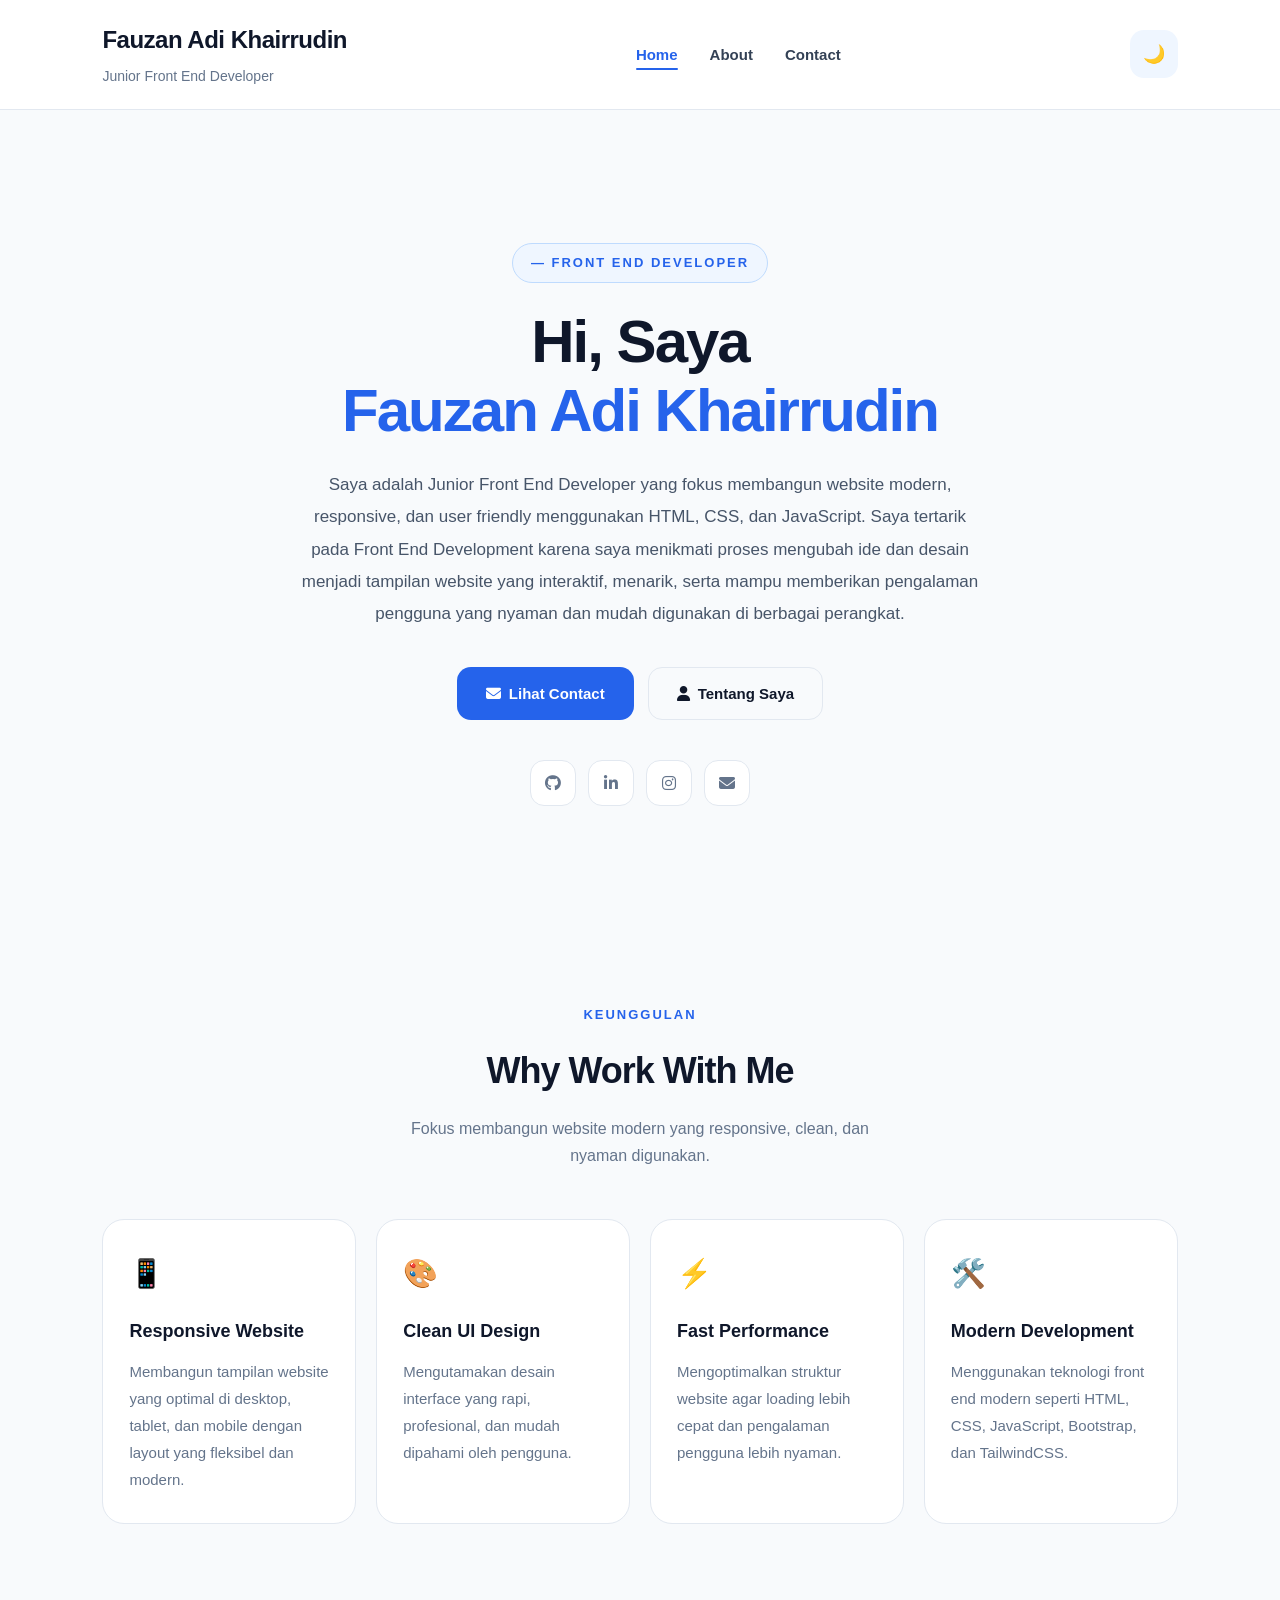
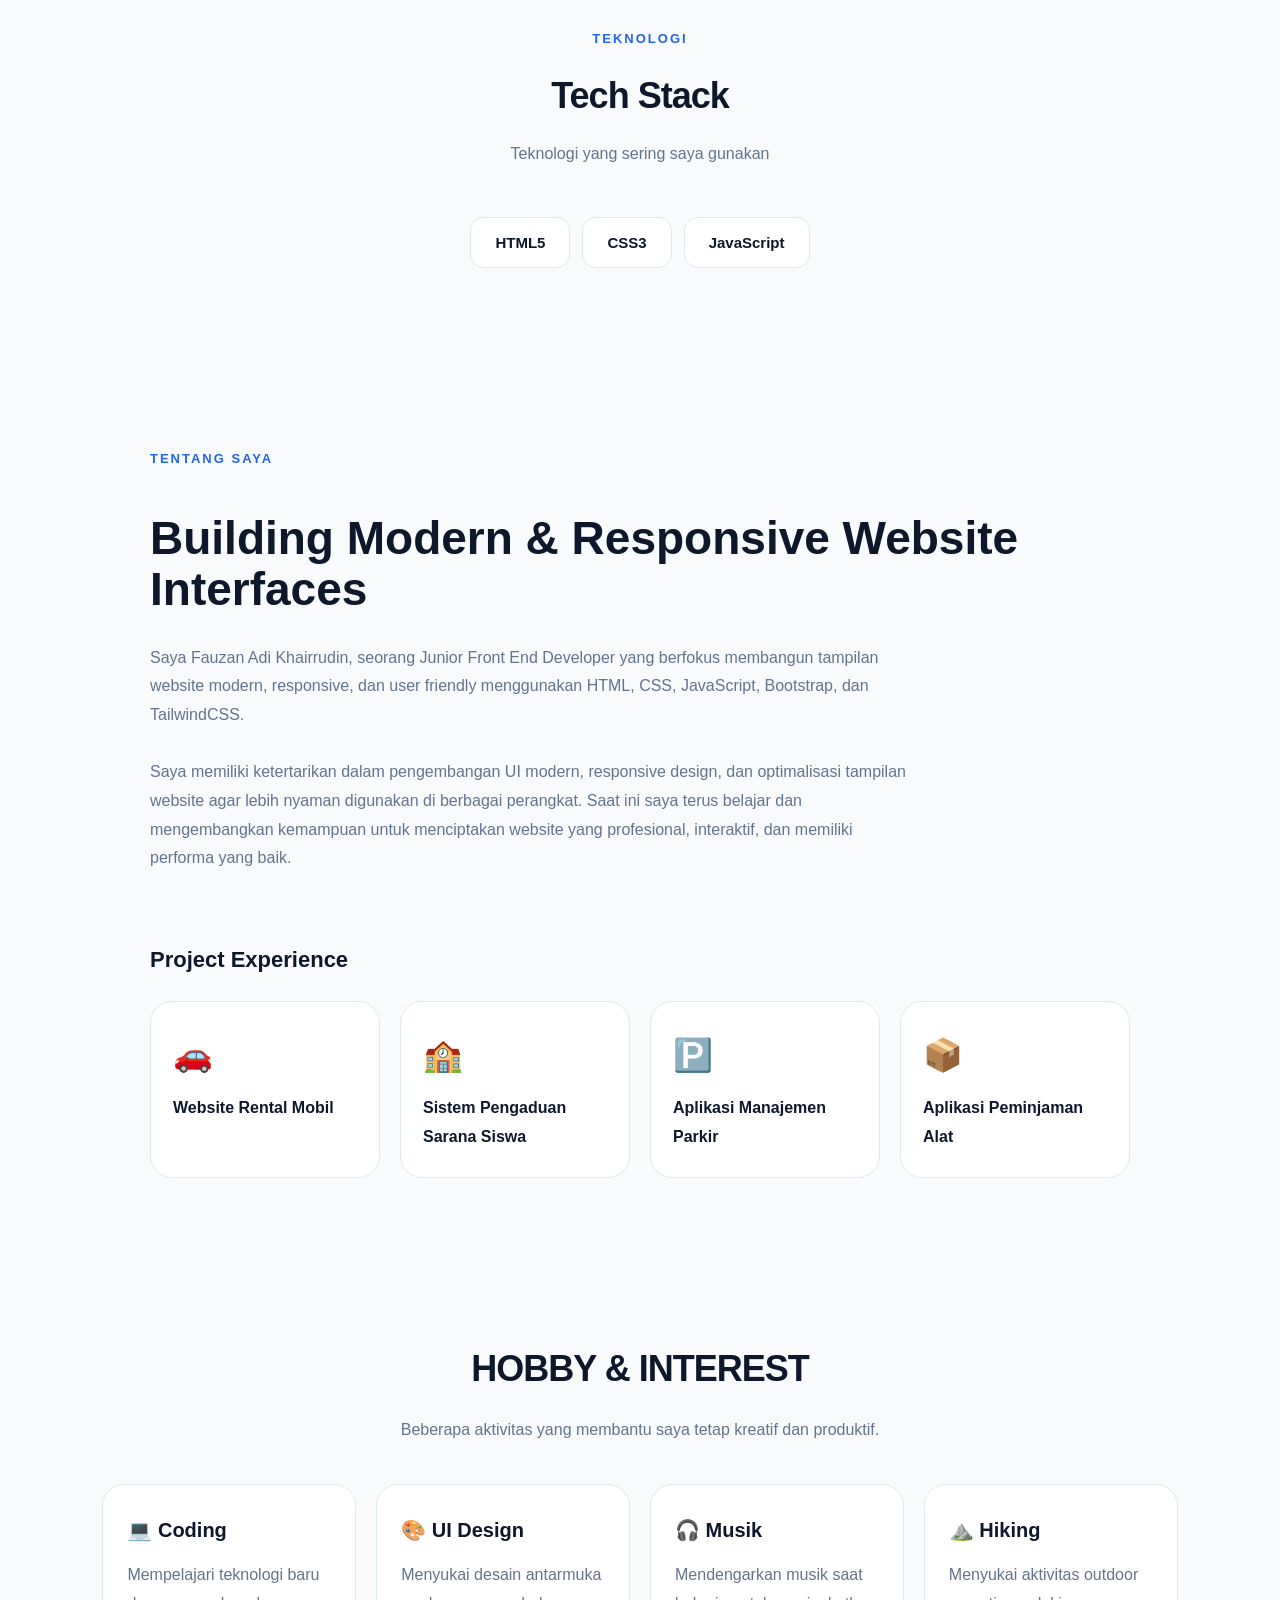
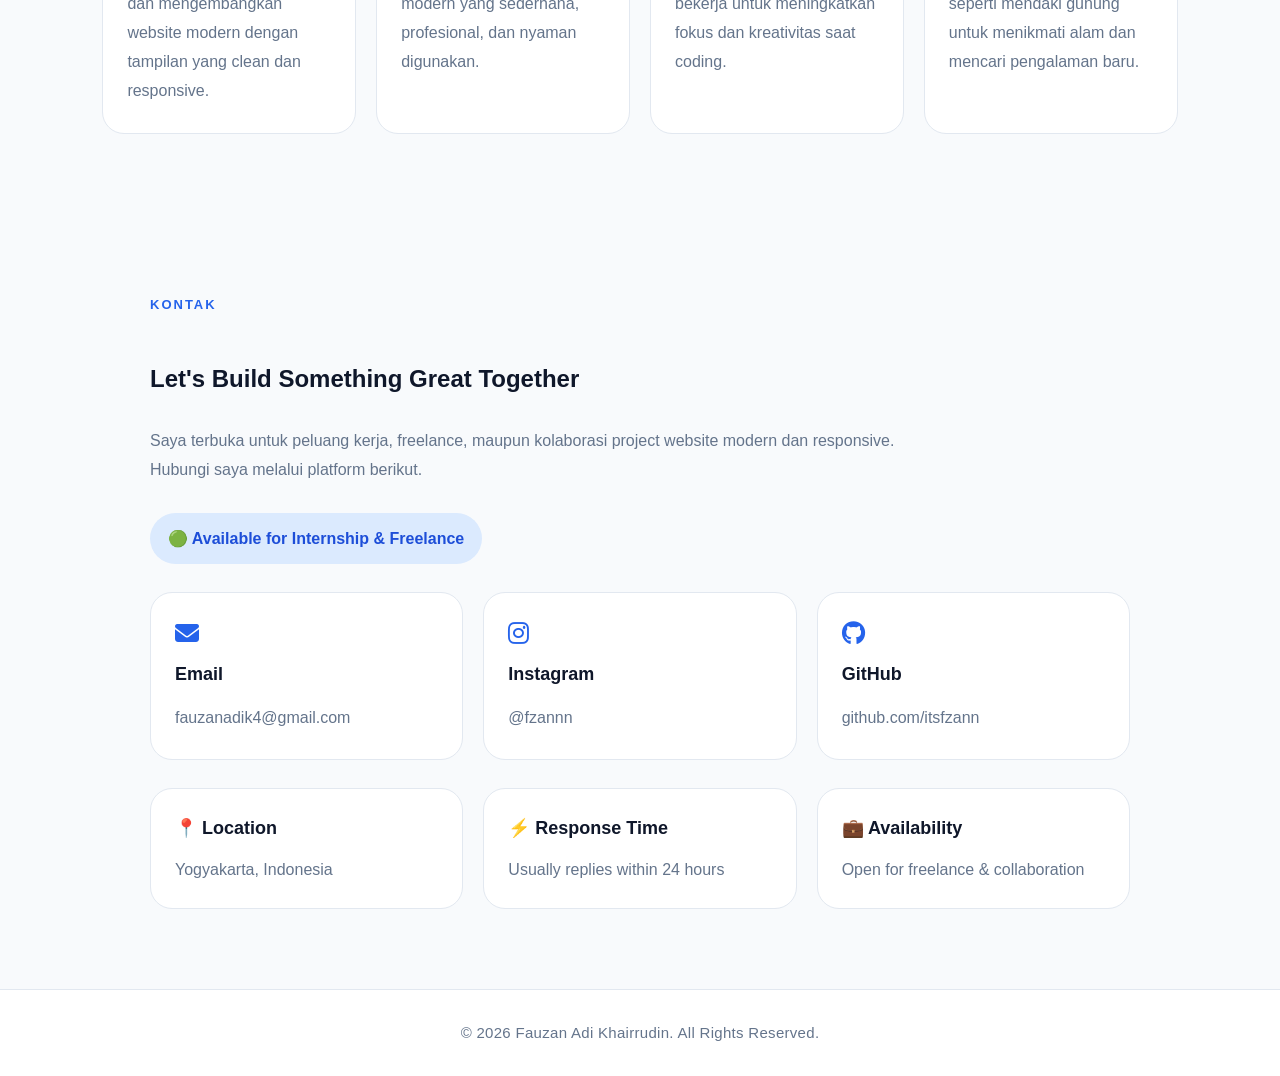
<file: index.html>
<!doctype html>
<html lang="id">
  <head>
    <meta charset="UTF-8" />
    <meta name="viewport" content="width=device-width, initial-scale=1.0" />

    <title>Portfolio | Fauzan Adi Khairrudin</title>

    <!-- Google Fonts -->
    <link rel="preconnect" href="https://fonts.googleapis.com" />
    <link rel="preconnect" href="https://fonts.gstatic.com" crossorigin />
    <link
      href="https://fonts.googleapis.com/css2?family=Plus+Jakarta+Sans:wght@400;500;600;700;800&family=DM+Mono:wght@400;500&display=swap"
      rel="stylesheet"
    />

    <!-- Font Awesome -->
    <link
      rel="stylesheet"
      href="https://cdnjs.cloudflare.com/ajax/libs/font-awesome/6.5.1/css/all.min.css"
    />

    <!-- CSS -->
    <link rel="stylesheet" href="./css/index.css" />
  </head>

  <body>
    <!-- NAVBAR -->
    <nav>
      <div class="logo-box">
        <div class="logo">Fauzan Adi Khairrudin</div>
        <div class="job">Junior Front End Developer</div>
      </div>

      <ul>
        <li><a href="#home">Home</a></li>
        <li><a href="#about">About</a></li>
        <li><a href="#contact">Contact</a></li>
      </ul>

      <button id="theme-toggle">🌙</button>
    </nav>

    <!-- HERO -->
    <section class="hero" id="home">
      <div class="hero-content">
        <p class="intro">— FRONT END DEVELOPER</p>

        <h1>
          Hi, Saya<br />
          <span>Fauzan Adi Khairrudin</span>
        </h1>

        <p class="description">
          Saya adalah Junior Front End Developer yang fokus membangun website
          modern, responsive, dan user friendly menggunakan HTML, CSS, dan
          JavaScript. Saya tertarik pada Front End Development karena saya
          menikmati proses mengubah ide dan desain menjadi tampilan website yang
          interaktif, menarik, serta mampu memberikan pengalaman pengguna yang
          nyaman dan mudah digunakan di berbagai perangkat.
        </p>

        <div class="hero-button">
          <a href="#contact" class="btn">
            <i class="fa-solid fa-envelope"></i> Lihat Contact
          </a>
          <a href="#about" class="btn-outline">
            <i class="fa-solid fa-user"></i> Tentang Saya
          </a>
        </div>

        <div class="social-links">
          <a href="#" title="GitHub"><i class="fa-brands fa-github"></i></a>
          <a href="#" title="LinkedIn"
            ><i class="fa-brands fa-linkedin-in"></i
          ></a>
          <a href="#" title="Instagram"
            ><i class="fa-brands fa-instagram"></i
          ></a>
          <a href="#" title="Email"><i class="fa-solid fa-envelope"></i></a>
        </div>
      </div>
    </section>

    <!-- HIGHLIGHT SECTION -->
    <section class="highlight-section">
      <div class="highlight-title">
        <div class="section-label">Keunggulan</div>
        <h2>Why Work With Me</h2>
        <p>
          Fokus membangun website modern yang responsive, clean, dan nyaman
          digunakan.
        </p>
      </div>

      <div class="highlight-container">
        <div class="highlight-card">
          <div class="card-icon">📱</div>
          <h3>Responsive Website</h3>
          <p>
            Membangun tampilan website yang optimal di desktop, tablet, dan
            mobile dengan layout yang fleksibel dan modern.
          </p>
        </div>

        <div class="highlight-card">
          <div class="card-icon">🎨</div>
          <h3>Clean UI Design</h3>
          <p>
            Mengutamakan desain interface yang rapi, profesional, dan mudah
            dipahami oleh pengguna.
          </p>
        </div>

        <div class="highlight-card">
          <div class="card-icon">⚡</div>
          <h3>Fast Performance</h3>
          <p>
            Mengoptimalkan struktur website agar loading lebih cepat dan
            pengalaman pengguna lebih nyaman.
          </p>
        </div>

        <div class="highlight-card">
          <div class="card-icon">🛠️</div>
          <h3>Modern Development</h3>
          <p>
            Menggunakan teknologi front end modern seperti HTML, CSS,
            JavaScript, Bootstrap, dan TailwindCSS.
          </p>
        </div>
      </div>
    </section>

    <!-- SKILL SECTION -->
    <section class="skill-section">
      <div class="skill-title">
        <div class="section-label">Teknologi</div>
        <h2>Tech Stack</h2>
        <p>Teknologi yang sering saya gunakan</p>
      </div>

      <div class="skill-container">
        <div class="skill-card">HTML5</div>
        <div class="skill-card">CSS3</div>
        <div class="skill-card">JavaScript</div>
      </div>
    </section>

    <!-- ABOUT SECTION -->
    <section class="about-section-single hidden" id="about">
      <div class="about-content-single">
        <div class="section-label">Tentang Saya</div>
        <h2>Building Modern & Responsive Website Interfaces</h2>
        <p>
          Saya Fauzan Adi Khairrudin, seorang Junior Front End Developer yang
          berfokus membangun tampilan website modern, responsive, dan user
          friendly menggunakan HTML, CSS, JavaScript, Bootstrap, dan
          TailwindCSS.
        </p>
        <p>
          Saya memiliki ketertarikan dalam pengembangan UI modern, responsive
          design, dan optimalisasi tampilan website agar lebih nyaman digunakan
          di berbagai perangkat. Saat ini saya terus belajar dan mengembangkan
          kemampuan untuk menciptakan website yang profesional, interaktif, dan
          memiliki performa yang baik.
        </p>

        <!-- PROJECT -->
        <div class="project-section">
          <h3>Project Experience</h3>
          <div class="projects-grid">
            <div class="project-card">
              <span>🚗</span>
              <p>Website Rental Mobil</p>
            </div>
            <div class="project-card">
              <span>🏫</span>
              <p>Sistem Pengaduan Sarana Siswa</p>
            </div>
            <div class="project-card">
              <span>🅿️</span>
              <p>Aplikasi Manajemen Parkir</p>
            </div>
            <div class="project-card">
              <span>📦</span>
              <p>Aplikasi Peminjaman Alat</p>
            </div>
          </div>
        </div>
      </div>
    </section>

    <!-- HOBBY SECTION -->
    <section class="hobby-section hidden">
      <div class="section-title">
        <h2>HOBBY & INTEREST</h2>
        <p>
          Beberapa aktivitas yang membantu saya tetap kreatif dan produktif.
        </p>
      </div>
      <div class="hobby-container">
        <div class="hobby-card">
          <h3>💻 Coding</h3>
          <p>
            Mempelajari teknologi baru dan mengembangkan website modern dengan
            tampilan yang clean dan responsive.
          </p>
        </div>
        <div class="hobby-card">
          <h3>🎨 UI Design</h3>
          <p>
            Menyukai desain antarmuka modern yang sederhana, profesional, dan
            nyaman digunakan.
          </p>
        </div>
        <div class="hobby-card">
          <h3>🎧 Musik</h3>
          <p>
            Mendengarkan musik saat bekerja untuk meningkatkan fokus dan
            kreativitas saat coding.
          </p>
        </div>
        <div class="hobby-card">
          <h3>⛰️ Hiking</h3>
          <p>
            Menyukai aktivitas outdoor seperti mendaki gunung untuk menikmati
            alam dan mencari pengalaman baru.
          </p>
        </div>
      </div>
    </section>

    <!-- CONTACT SECTION -->
    <section class="contact-section hidden" id="contact">
      <div class="contact-content">
        <div class="section-label">Kontak</div>
        <h2>Let's Build Something Great Together</h2>
        <p class="contact-desc">
          Saya terbuka untuk peluang kerja, freelance, maupun kolaborasi project
          website modern dan responsive. Hubungi saya melalui platform berikut.
        </p>

        <div class="status-badge">
          🟢 Available for Internship & Freelance
        </div>

        <div class="contact-container">
          <a href="mailto:fauzanadik4@gmail.com" class="contact-card">
            <i class="fa-solid fa-envelope"></i>
            <h3>Email</h3>
            <p>fauzanadik4@gmail.com</p>
          </a>
          <a
            href="https://www.instagram.com/usnfrkaaa?igsh=YjM3M2FtdG81Mnc3"
            target="_blank"
            class="contact-card"
          >
            <i class="fa-brands fa-instagram"></i>
            <h3>Instagram</h3>
            <p>@fzannn</p>
          </a>
          <a
            href="https://github.com/itsfzann"
            target="_blank"
            class="contact-card"
          >
            <i class="fa-brands fa-github"></i>
            <h3>GitHub</h3>
            <p>github.com/itsfzann</p>
          </a>
        </div>

        <div class="contact-info">
          <div class="info-card">
            <h3>📍 Location</h3>
            <p>Yogyakarta, Indonesia</p>
          </div>
          <div class="info-card">
            <h3>⚡ Response Time</h3>
            <p>Usually replies within 24 hours</p>
          </div>
          <div class="info-card">
            <h3>💼 Availability</h3>
            <p>Open for freelance & collaboration</p>
          </div>
        </div>
      </div>
    </section>
    <footer>
      <p>© 2026 Fauzan Adi Khairrudin. All Rights Reserved.</p>
    </footer>
    <script src="./js/script.js"></script>
  </body>
</html>
</file>
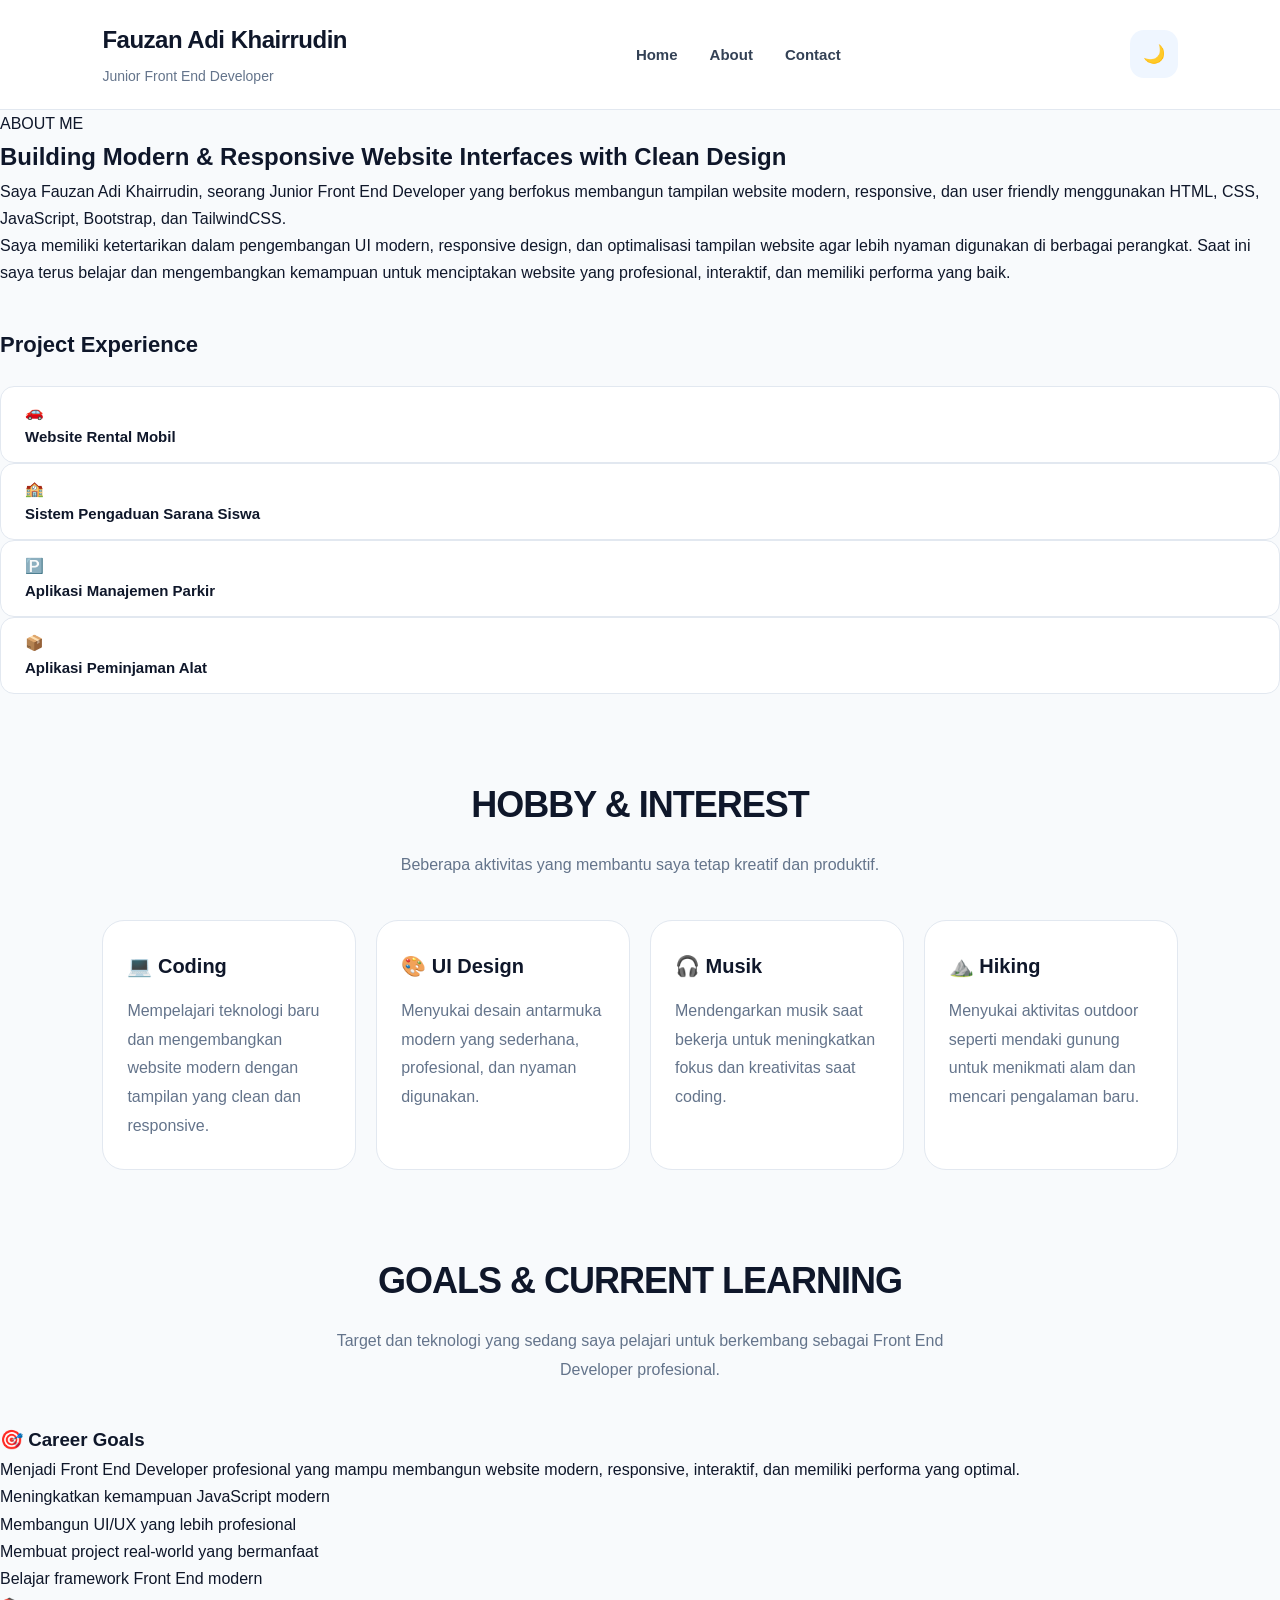
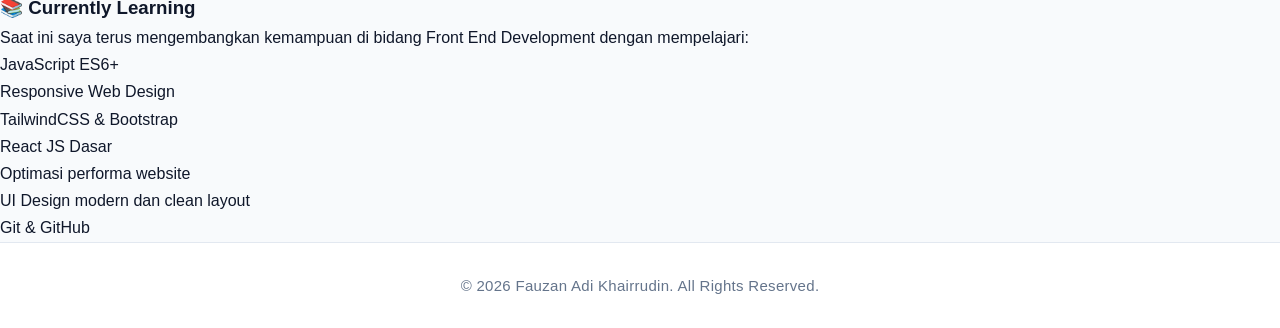
<file: about.html>
<!doctype html>
<html lang="id">
  <head>
    <meta charset="UTF-8" />
    <meta name="viewport" content="width=device-width, initial-scale=1.0" />

    <title>About | Fauzan Adi Khairrudin</title>

    <meta
      name="description"
      content="Portfolio Fauzan Adi Khairrudin - Junior Front End Developer yang fokus membangun website modern, responsive, dan user friendly."
    />

    <link rel="stylesheet" href="../css/index.css" />
  </head>

  <body>
    <!-- NAVBAR -->
    <nav>
      <div class="logo-box">
        <h2>Fauzan Adi Khairrudin</h2>

        <p>Junior Front End Developer</p>
      </div>

      <ul>
        <li><a href="index.html">Home</a></li>
        <li><a href="about.html">About</a></li>
        <li><a href="contact.html">Contact</a></li>
      </ul>
      <button id="theme-toggle">🌙</button>
    </nav>

    <!-- ABOUT -->
    <section class="about-section">
      <!-- CONTENT -->
      <div class="about-content hidden">
        <span class="small-title">ABOUT ME</span>

        <h1>
          Building Modern & Responsive Website Interfaces with Clean Design
        </h1>

        <p>
          Saya Fauzan Adi Khairrudin, seorang Junior Front End Developer yang
          berfokus membangun tampilan website modern, responsive, dan user
          friendly menggunakan HTML, CSS, JavaScript, Bootstrap, dan
          TailwindCSS.
        </p>

        <p>
          Saya memiliki ketertarikan dalam pengembangan UI modern, responsive
          design, dan optimalisasi tampilan website agar lebih nyaman digunakan
          di berbagai perangkat. Saat ini saya terus belajar dan mengembangkan
          kemampuan untuk menciptakan website yang profesional, interaktif, dan
          memiliki performa yang baik.
        </p>

        <!-- PROJECT -->
        <div class="project-section">
          <h3>Project Experience</h3>

          <div class="skills">
            <div class="skill-card">
              <span>🚗</span>
              <p>Website Rental Mobil</p>
            </div>

            <div class="skill-card">
              <span>🏫</span>
              <p>Sistem Pengaduan Sarana Siswa</p>
            </div>

            <div class="skill-card">
              <span>🅿️</span>
              <p>Aplikasi Manajemen Parkir</p>
            </div>

            <div class="skill-card">
              <span>📦</span>
              <p>Aplikasi Peminjaman Alat</p>
            </div>
          </div>
        </div>
      </div>
    </section>

    <!-- HOBBY -->
    <section class="hobby-section hidden">
      <div class="section-title">
        <h2>HOBBY & INTEREST</h2>

        <p>
          Beberapa aktivitas yang membantu saya tetap kreatif dan produktif.
        </p>
      </div>

      <div class="hobby-container">
        <div class="hobby-card">
          <h3>💻 Coding</h3>

          <p>
            Mempelajari teknologi baru dan mengembangkan website modern dengan
            tampilan yang clean dan responsive.
          </p>
        </div>

        <div class="hobby-card">
          <h3>🎨 UI Design</h3>

          <p>
            Menyukai desain antarmuka modern yang sederhana, profesional, dan
            nyaman digunakan.
          </p>
        </div>

        <div class="hobby-card">
          <h3>🎧 Musik</h3>

          <p>
            Mendengarkan musik saat bekerja untuk meningkatkan fokus dan
            kreativitas saat coding.
          </p>
        </div>

        <div class="hobby-card">
          <h3>⛰️ Hiking</h3>

          <p>
            Menyukai aktivitas outdoor seperti mendaki gunung untuk menikmati
            alam dan mencari pengalaman baru.
          </p>
        </div>
      </div>
    </section>

    <!-- GOALS & LEARNING -->
    <section class="goals-section hidden">
      <div class="section-title">
        <h2>GOALS & CURRENT LEARNING</h2>

        <p>
          Target dan teknologi yang sedang saya pelajari untuk berkembang
          sebagai Front End Developer profesional.
        </p>
      </div>

      <div class="goals-container">
        <!-- GOALS -->
        <div class="goal-card">
          <h3>🎯 Career Goals</h3>

          <p>
            Menjadi Front End Developer profesional yang mampu membangun website
            modern, responsive, interaktif, dan memiliki performa yang optimal.
          </p>

          <ul>
            <li>Meningkatkan kemampuan JavaScript modern</li>
            <li>Membangun UI/UX yang lebih profesional</li>
            <li>Membuat project real-world yang bermanfaat</li>
            <li>Belajar framework Front End modern</li>
          </ul>
        </div>

        <!-- CURRENT LEARNING -->
        <div class="goal-card">
          <h3>📚 Currently Learning</h3>

          <p>
            Saat ini saya terus mengembangkan kemampuan di bidang Front End
            Development dengan mempelajari:
          </p>

          <ul>
            <li>JavaScript ES6+</li>
            <li>Responsive Web Design</li>
            <li>TailwindCSS & Bootstrap</li>
            <li>React JS Dasar</li>
            <li>Optimasi performa website</li>
            <li>UI Design modern dan clean layout</li>
            <li>Git & GitHub</li>
          </ul>
        </div>
      </div>
    </section>

    <footer>
      <p>© 2026 Fauzan Adi Khairrudin. All Rights Reserved.</p>
    </footer>

    <script src="../js/script.js"></script>
  </body>
</html>
</file>
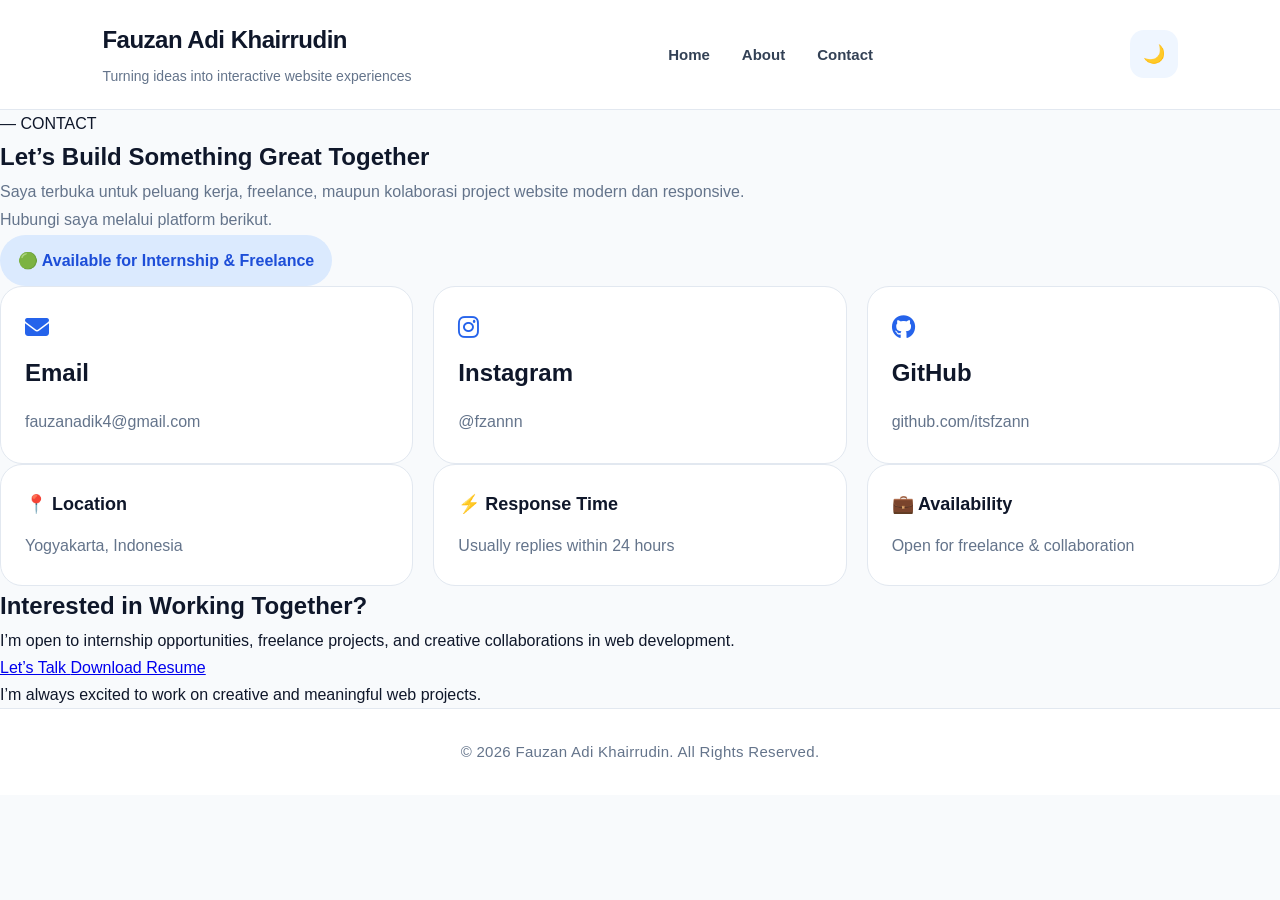
<file: contact.html>
<!doctype html>
<html lang="id">
  <head>
    <meta charset="UTF-8" />
    <meta name="viewport" content="width=device-width, initial-scale=1.0" />

    <title>Contact</title>

    <link rel="stylesheet" href="../css/index.css" />

    <link
      rel="stylesheet"
      href="https://cdnjs.cloudflare.com/ajax/libs/font-awesome/6.5.1/css/all.min.css"
    />
  </head>

  <body>
    <!-- NAVBAR -->
    <nav>
      <div class="logo-box">
        <div class="logo">Fauzan Adi Khairrudin</div>

        <div class="job">Turning ideas into interactive website experiences</div>
      </div>

      <ul>
<li><a href="index.html">Home</a></li>
<li><a href="about.html">About</a></li>
<li><a href="contact.html">Contact</a></li>
      </ul>
      <button id="theme-toggle">🌙</button>
    </nav>

    <!-- CONTACT -->
    <section class="page">
      <div class="content hidden">
        <p class="small-title">— CONTACT</p>

        <h1>Let’s Build Something Great Together</h1>

        <p class="contact-desc">
          Saya terbuka untuk peluang kerja, freelance, maupun kolaborasi project
          website modern dan responsive. Hubungi saya melalui platform berikut.
        </p>

        <!-- STATUS BADGE -->
<div class="status-badge">
  🟢 Available for Internship & Freelance
</div>

        <!-- CONTACT CARD -->
        <div class="contact-container">
        
          <!-- EMAIL -->
          <a href="mailto:fauzan@example.com" class="contact-card">
            <i class="fa-solid fa-envelope"></i>

            <h2>Email</h2>

            <p>fauzanadik4@gmail.com</p>
          </a>

          <!-- INSTAGRAM -->
          <a
            href="https://www.instagram.com/usnfrkaaa?igsh=YjM3M2FtdG81Mnc3"
            target="_blank"
            class="contact-card"
          >
            <i class="fa-brands fa-instagram"></i>

            <h2>Instagram</h2>

            <p>@fzannn</p>
          </a>

          <!-- GITHUB -->
          <a
            href="https://github.com/itsfzann"
            target="_blank"
            class="contact-card"
          >
            <i class="fa-brands fa-github"></i>

            <h2>GitHub</h2>

            <p>github.com/itsfzann</p>
          </a>
        </div>

        <!-- CONTACT INFO -->
<div class="contact-info">
  <div class="info-card">
    <h3>📍 Location</h3>
    <p>Yogyakarta, Indonesia</p>
  </div>

  <div class="info-card">
    <h3>⚡ Response Time</h3>
    <p>Usually replies within 24 hours</p>
  </div>

  <div class="info-card">
    <h3>💼 Availability</h3>
    <p>Open for freelance & collaboration</p>
  </div>
</div>

<!-- PROFESSIONAL CTA -->
<div class="cta-section">
  <h2>Interested in Working Together?</h2>

  <p>
    I’m open to internship opportunities, freelance projects, and creative
    collaborations in web development.
  </p>

  <div class="cta-buttons">
    <a href="mailto:fauzanadik4@gmail.com" class="btn-primary">
      Let’s Talk
    </a>

    <a href="../images/cvFznn.pdf" download class="btn-secondary">
      Download Resume
    </a>
  </div>
</div>

<!-- CLOSING TEXT -->
<p class="closing-text">
  I’m always excited to work on creative and meaningful web projects.
</p>

<footer> 
  <p>© 2026 Fauzan Adi Khairrudin. All Rights Reserved.</p>
</footer>

    <script src="../js/script.js"></script>
  </body>
</html>
</file>
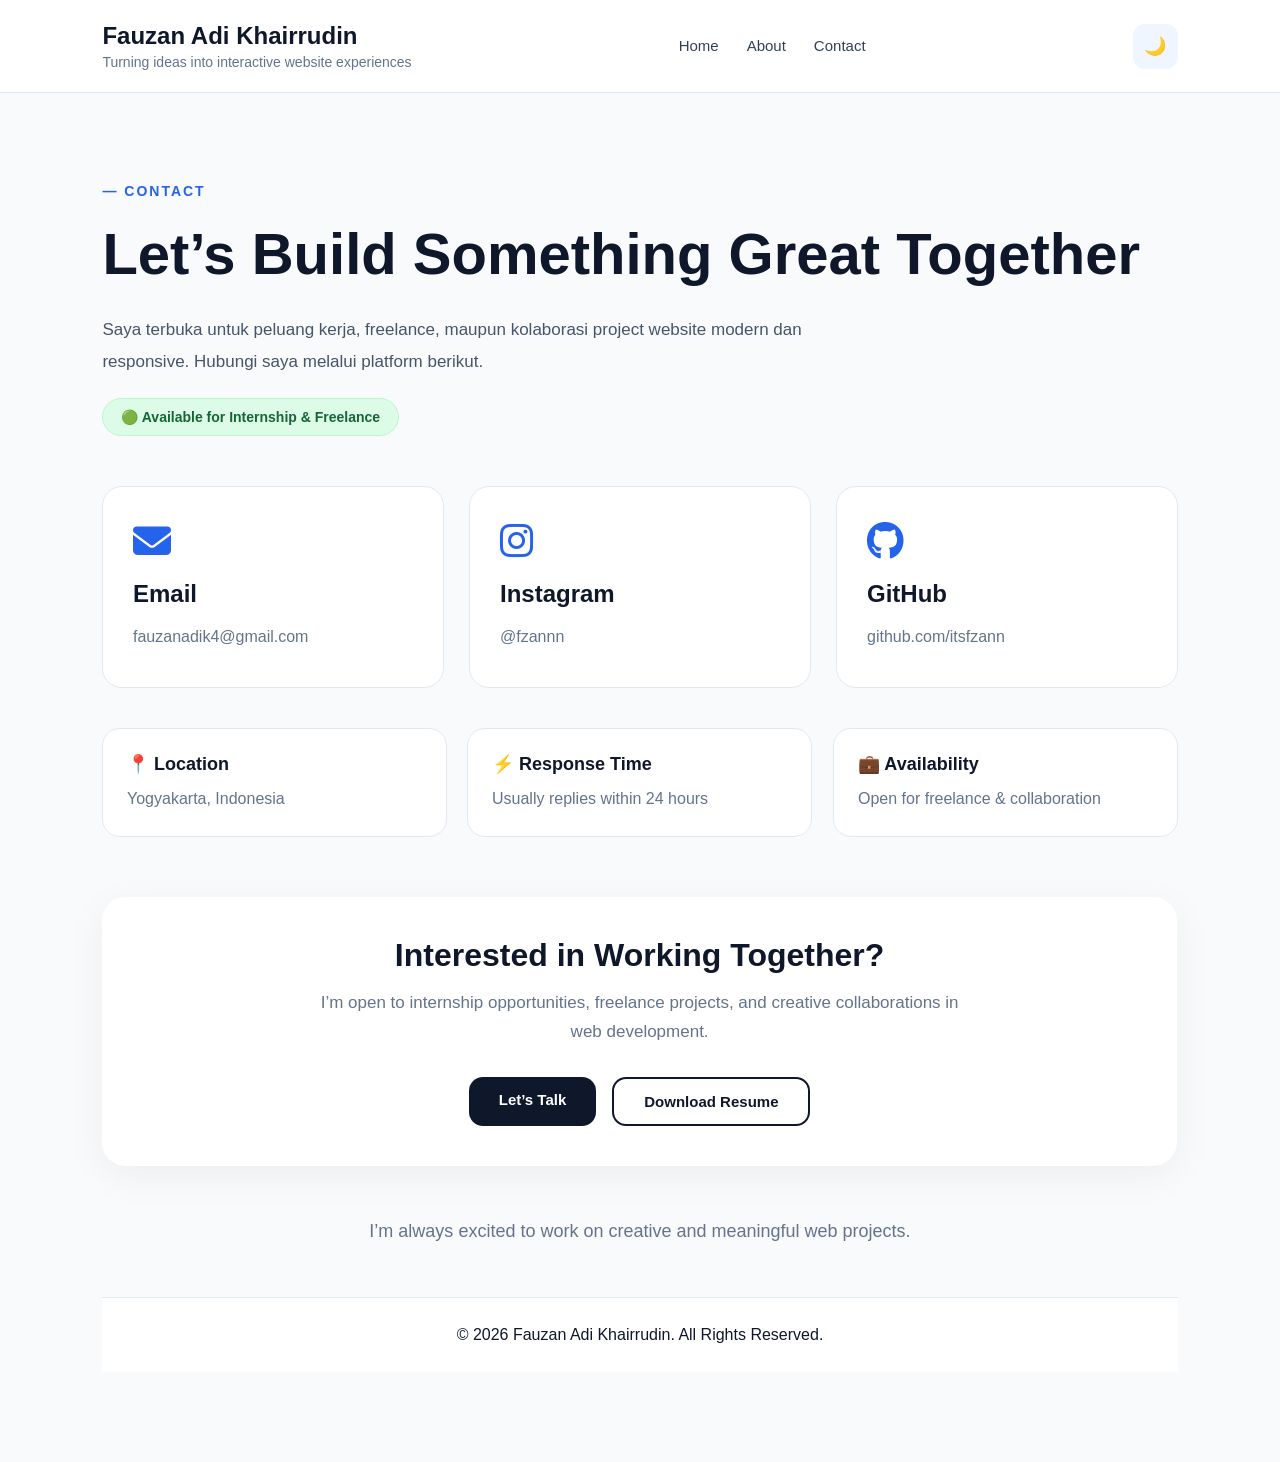
<file: views/contact.html>
<!doctype html>
<html lang="id">
  <head>
    <meta charset="UTF-8" />
    <meta name="viewport" content="width=device-width, initial-scale=1.0" />

    <title>Contact</title>

    <link rel="stylesheet" href="../css/contact.css" />

    <link
      rel="stylesheet"
      href="https://cdnjs.cloudflare.com/ajax/libs/font-awesome/6.5.1/css/all.min.css"
    />
  </head>

  <body>
    <!-- NAVBAR -->
    <nav>
      <div class="logo-box">
        <div class="logo">Fauzan Adi Khairrudin</div>

        <div class="job">Turning ideas into interactive website experiences</div>
      </div>

      <ul>
<li><a href="index.html">Home</a></li>
<li><a href="about.html">About</a></li>
<li><a href="contact.html">Contact</a></li>
      </ul>
      <button id="theme-toggle">🌙</button>
    </nav>

    <!-- CONTACT -->
    <section class="page">
      <div class="content hidden">
        <p class="small-title">— CONTACT</p>

        <h1>Let’s Build Something Great Together</h1>

        <p class="contact-desc">
          Saya terbuka untuk peluang kerja, freelance, maupun kolaborasi project
          website modern dan responsive. Hubungi saya melalui platform berikut.
        </p>

        <!-- STATUS BADGE -->
<div class="status-badge">
  🟢 Available for Internship & Freelance
</div>

        <!-- CONTACT CARD -->
        <div class="contact-container">
        
          <!-- EMAIL -->
          <a href="mailto:fauzan@example.com" class="contact-card">
            <i class="fa-solid fa-envelope"></i>

            <h2>Email</h2>

            <p>fauzanadik4@gmail.com</p>
          </a>

          <!-- INSTAGRAM -->
          <a
            href="https://www.instagram.com/usnfrkaaa?igsh=YjM3M2FtdG81Mnc3"
            target="_blank"
            class="contact-card"
          >
            <i class="fa-brands fa-instagram"></i>

            <h2>Instagram</h2>

            <p>@fzannn</p>
          </a>

          <!-- GITHUB -->
          <a
            href="https://github.com/itsfzann"
            target="_blank"
            class="contact-card"
          >
            <i class="fa-brands fa-github"></i>

            <h2>GitHub</h2>

            <p>github.com/itsfzann</p>
          </a>
        </div>

        <!-- CONTACT INFO -->
<div class="contact-info">
  <div class="info-card">
    <h3>📍 Location</h3>
    <p>Yogyakarta, Indonesia</p>
  </div>

  <div class="info-card">
    <h3>⚡ Response Time</h3>
    <p>Usually replies within 24 hours</p>
  </div>

  <div class="info-card">
    <h3>💼 Availability</h3>
    <p>Open for freelance & collaboration</p>
  </div>
</div>

<!-- PROFESSIONAL CTA -->
<div class="cta-section">
  <h2>Interested in Working Together?</h2>

  <p>
    I’m open to internship opportunities, freelance projects, and creative
    collaborations in web development.
  </p>

  <div class="cta-buttons">
    <a href="mailto:fauzanadik4@gmail.com" class="btn-primary">
      Let’s Talk
    </a>

    <a href="../images/cvFznn.pdf" download class="btn-secondary">
      Download Resume
    </a>
  </div>
</div>

<!-- CLOSING TEXT -->
<p class="closing-text">
  I’m always excited to work on creative and meaningful web projects.
</p>

<footer> 
  <p>© 2026 Fauzan Adi Khairrudin. All Rights Reserved.</p>
</footer>

    <script src="../js/script.js"></script>
  </body>
</html>
</file>
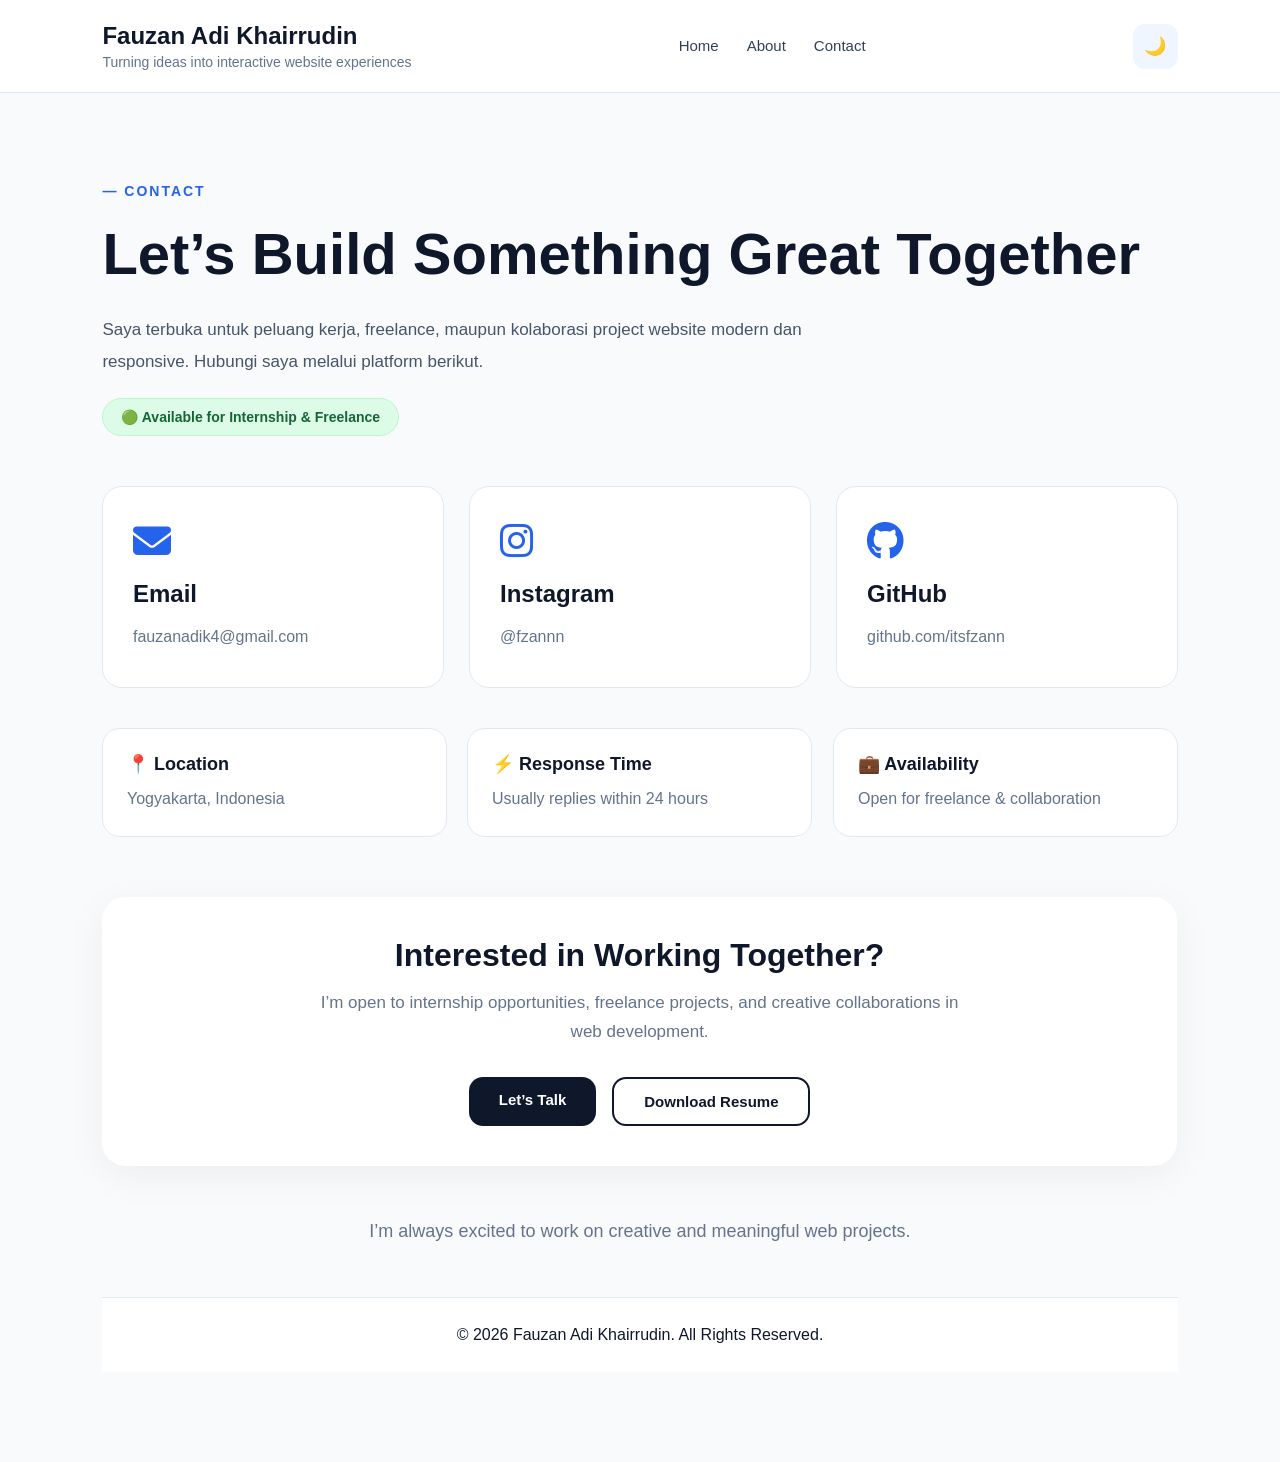
<file: views/conttact.html>
<!doctype html>
<html lang="id">
  <head>
    <meta charset="UTF-8" />
    <meta name="viewport" content="width=device-width, initial-scale=1.0" />

    <title>Contact</title>

    <link rel="stylesheet" href="../css/contact.css" />

    <link
      rel="stylesheet"
      href="https://cdnjs.cloudflare.com/ajax/libs/font-awesome/6.5.1/css/all.min.css"
    />
  </head>

  <body>
    <!-- NAVBAR -->
    <nav>
      <div class="logo-box">
        <div class="logo">Fauzan Adi Khairrudin</div>

        <div class="job">Turning ideas into interactive website experiences</div>
      </div>

      <ul>
        <li>
          <a href="index.html">Home</a>
        </li>

        <li>
          <a href="about.html">About</a>
        </li>

        <li>
          <a href="contact.html">Contact</a>
        </li>
      </ul>
      <button id="theme-toggle">🌙</button>
    </nav>

    <!-- CONTACT -->
    <section class="page">
      <div class="content hidden">
        <p class="small-title">— CONTACT</p>

        <h1>Let’s Build Something Great Together</h1>

        <p class="contact-desc">
          Saya terbuka untuk peluang kerja, freelance, maupun kolaborasi project
          website modern dan responsive. Hubungi saya melalui platform berikut.
        </p>

        <!-- STATUS BADGE -->
<div class="status-badge">
  🟢 Available for Internship & Freelance
</div>

        <!-- CONTACT CARD -->
        <div class="contact-container">
        
          <!-- EMAIL -->
          <a href="mailto:fauzan@example.com" class="contact-card">
            <i class="fa-solid fa-envelope"></i>

            <h2>Email</h2>

            <p>fauzanadik4@gmail.com</p>
          </a>

          <!-- INSTAGRAM -->
          <a
            href="https://www.instagram.com/usnfrkaaa?igsh=YjM3M2FtdG81Mnc3"
            target="_blank"
            class="contact-card"
          >
            <i class="fa-brands fa-instagram"></i>

            <h2>Instagram</h2>

            <p>@fzannn</p>
          </a>

          <!-- GITHUB -->
          <a
            href="https://github.com/itsfzann"
            target="_blank"
            class="contact-card"
          >
            <i class="fa-brands fa-github"></i>

            <h2>GitHub</h2>

            <p>github.com/itsfzann</p>
          </a>
        </div>

        <!-- CONTACT INFO -->
<div class="contact-info">
  <div class="info-card">
    <h3>📍 Location</h3>
    <p>Yogyakarta, Indonesia</p>
  </div>

  <div class="info-card">
    <h3>⚡ Response Time</h3>
    <p>Usually replies within 24 hours</p>
  </div>

  <div class="info-card">
    <h3>💼 Availability</h3>
    <p>Open for freelance & collaboration</p>
  </div>
</div>

<!-- PROFESSIONAL CTA -->
<div class="cta-section">
  <h2>Interested in Working Together?</h2>

  <p>
    I’m open to internship opportunities, freelance projects, and creative
    collaborations in web development.
  </p>

  <div class="cta-buttons">
    <a href="mailto:fauzanadik4@gmail.com" class="btn-primary">
      Let’s Talk
    </a>

    <a href="../assets/cv.pdf" download class="btn-secondary">
      Download Resume
    </a>
  </div>
</div>

<!-- CLOSING TEXT -->
<p class="closing-text">
  I’m always excited to work on creative and meaningful web projects.
</p>

<footer> 
  <p>© 2026 Fauzan Adi Khairrudin. All Rights Reserved.</p>
</footer>

    <script src="../js/script.js"></script>
  </body>
</html>
</file>
<file: css/index.css>
/* =========================
   RESET & ROOT
========================= */
*,
*::before,
*::after {
  margin: 0;
  padding: 0;
  box-sizing: border-box;
}

html {
  scroll-behavior: smooth;
}

:root {
  --primary-color: #2563eb;
  --text-color: #0f172a;
  --secondary-text: #64748b;
  --border-color: #e2e8f0;
  --card-bg: #ffffff;
  --bg: #f8fafc;
  --font: "Segoe UI", Tahoma, Geneva, Verdana, sans-serif;
}

body {
  font-family: var(--font);
  background: var(--bg);
  color: var(--text-color);
  line-height: 1.7;
  overflow-x: hidden;
}

/* =========================
   NAVBAR
========================= */
nav {
  width: 100%;
  padding: 20px 8%;
  display: flex;
  justify-content: space-between;
  align-items: center;
  position: sticky;
  top: 0;
  z-index: 1000;
  background: rgba(255, 255, 255, 0.92);
  border-bottom: 1px solid var(--border-color);
  backdrop-filter: blur(14px);
  -webkit-backdrop-filter: blur(14px);
  transition: 0.3s ease;
}

nav.scrolled {
  box-shadow: 0 4px 20px rgba(0, 0, 0, 0.05);
}

.logo-box {
  display: flex;
  flex-direction: column;
  gap: 4px;
}

.logo-box h2,
.logo {
  font-size: 24px;
  font-weight: 700;
  color: var(--text-color);
  letter-spacing: -0.5px;
}

.logo-box p,
.job {
  font-size: 14px;
  color: var(--secondary-text);
}

nav ul {
  display: flex;
  align-items: center;
  list-style: none;
  gap: 32px;
}

nav ul li a {
  position: relative;
  text-decoration: none;
  color: #334155;
  font-size: 15px;
  font-weight: 600;
  transition: 0.3s ease;
}

nav ul li a::after {
  content: "";
  position: absolute;
  left: 0;
  bottom: -7px;
  width: 0%;
  height: 2px;
  border-radius: 50px;
  background: var(--primary-color);
  transition: 0.3s ease;
}

nav ul li a:hover,
nav ul li a.active {
  color: var(--primary-color);
}

nav ul li a:hover::after,
nav ul li a.active::after {
  width: 100%;
}

/* =========================
   DARK MODE BUTTON
========================= */
#theme-toggle {
  width: 48px;
  height: 48px;
  border: none;
  border-radius: 14px;
  background: #eff6ff;
  color: var(--primary-color);
  font-size: 18px;
  cursor: pointer;
  transition: 0.3s ease;
}

#theme-toggle:hover {
  transform: translateY(-2px);
  background: var(--primary-color);
  color: white;
}

/* =========================
   HERO
========================= */
.hero {
  width: 100%;
  min-height: 90vh;
  padding: 100px 8% 80px;
  display: flex;
  align-items: center;
  justify-content: center;
  text-align: center;
}

.hero-content {
  width: 100%;
  max-width: 860px;
}

/* Intro badge */
.intro {
  display: inline-block;
  color: var(--primary-color);
  font-size: 13px;
  font-weight: 700;
  letter-spacing: 2px;
  margin-bottom: 24px;
  padding: 8px 18px;
  border: 1px solid #bfdbfe;
  border-radius: 99px;
  background: #eff6ff;
}

.hero-content h1 {
  font-size: clamp(38px, 6vw, 60px);
  font-weight: 800;
  line-height: 1.15;
  letter-spacing: -2px;
  color: var(--text-color);
  margin-bottom: 24px;
}

.hero-content h1 span {
  color: var(--primary-color);
}

.description {
  max-width: 680px;
  margin: 0 auto 36px;
  font-size: 17px;
  line-height: 1.9;
  color: #475569;
}

/* =========================
   BUTTONS
========================= */
.hero-button {
  display: flex;
  justify-content: center;
  gap: 14px;
  flex-wrap: wrap;
  margin-bottom: 40px;
}

.btn,
.btn-outline {
  padding: 13px 28px;
  border-radius: 14px;
  text-decoration: none;
  font-size: 15px;
  font-weight: 700;
  transition: 0.3s ease;
  display: inline-flex;
  align-items: center;
  gap: 8px;
}

.btn {
  background: var(--primary-color);
  color: white;
  border: 1px solid transparent;
}

.btn:hover {
  transform: translateY(-3px);
  box-shadow: 0 8px 24px rgba(37, 99, 235, 0.25);
  background: #1d4ed8;
}

.btn-outline {
  background: transparent;
  color: var(--text-color);
  border: 1px solid var(--border-color);
}

.btn-outline:hover {
  transform: translateY(-3px);
  border-color: var(--primary-color);
  background: #eff6ff;
  color: var(--primary-color);
}

/* =========================
   SOCIAL LINKS
========================= */
.social-links {
  display: flex;
  justify-content: center;
  gap: 12px;
  flex-wrap: wrap;
}

.social-links a {
  width: 46px;
  height: 46px;
  border-radius: 14px;
  background: var(--card-bg);
  border: 1px solid var(--border-color);
  display: flex;
  justify-content: center;
  align-items: center;
  text-decoration: none;
  color: var(--secondary-text);
  font-size: 16px;
  transition: 0.3s ease;
}

.social-links a:hover {
  transform: translateY(-3px);
  background: var(--primary-color);
  border-color: var(--primary-color);
  color: white;
  box-shadow: 0 8px 20px rgba(37, 99, 235, 0.2);
}

/* =========================
   HIGHLIGHT SECTION
========================= */
.highlight-section {
  padding: 80px 8%;
}

.highlight-title,
.skill-title {
  text-align: center;
  margin-bottom: 50px;
}

.section-label {
  display: inline-block;
  color: var(--primary-color);
  font-size: 13px;
  font-weight: 700;
  letter-spacing: 2px;
  text-transform: uppercase;
  margin-bottom: 14px;
}

.highlight-title h2,
.skill-title h2 {
  font-size: 36px;
  font-weight: 800;
  letter-spacing: -1px;
  color: var(--text-color);
  margin-bottom: 14px;
}

.highlight-title p,
.skill-title p {
  color: var(--secondary-text);
  font-size: 16px;
  max-width: 480px;
  margin: 0 auto;
}

/* Highlight Cards */
.highlight-container {
  display: grid;
  grid-template-columns: repeat(auto-fit, minmax(240px, 1fr));
  gap: 20px;
}

.highlight-card {
  padding: 30px 26px;
  background: var(--card-bg);
  border: 1px solid var(--border-color);
  border-radius: 22px;
  transition: 0.3s ease;
}

.highlight-card:hover {
  transform: translateY(-6px);
  border-color: var(--primary-color);
  box-shadow: 0 10px 30px rgba(37, 99, 235, 0.08);
}

.card-icon {
  font-size: 28px;
  margin-bottom: 18px;
  display: block;
}

.highlight-card h3 {
  font-size: 18px;
  font-weight: 700;
  color: var(--text-color);
  margin-bottom: 12px;
}

.highlight-card p {
  color: var(--secondary-text);
  font-size: 15px;
  line-height: 1.8;
}

/* =========================
   SKILL SECTION
========================= */
.skill-section {
  padding: 20px 8% 100px;
}

.skill-container {
  display: flex;
  justify-content: center;
  gap: 12px;
  flex-wrap: wrap;
}

.skill-card {
  padding: 12px 24px;
  border-radius: 14px;
  background: var(--card-bg);
  border: 1px solid var(--border-color);
  font-weight: 600;
  font-size: 15px;
  color: var(--text-color);
  transition: 0.3s ease;
  cursor: default;
}

.skill-card:hover {
  transform: translateY(-4px);
  border-color: var(--primary-color);
  color: var(--primary-color);
  background: #eff6ff;
  box-shadow: 0 8px 20px rgba(37, 99, 235, 0.08);
}

/* =========================
   ABOUT SECTION
========================= */
.about-section-single {
  padding: 80px 8%;
}

.about-content-single {
  max-width: 980px;
  margin: 0 auto;
  display: flex;
  flex-direction: column;
  gap: 28px;
}

.about-content-single h2 {
  font-size: clamp(32px, 4vw, 46px);
  line-height: 1.12;
  color: var(--text-color);
}

.about-content-single p {
  max-width: 760px;
  color: var(--secondary-text);
  font-size: 16px;
  line-height: 1.8;
}

.project-section {
  margin-top: 40px;
}

.project-section h3 {
  font-size: 22px;
  color: var(--text-color);
  margin-bottom: 22px;
}

.projects-grid {
  display: grid;
  grid-template-columns: repeat(auto-fit, minmax(220px, 1fr));
  gap: 20px;
}

.project-card {
  padding: 26px 22px;
  border-radius: 22px;
  background: var(--card-bg);
  border: 1px solid var(--border-color);
  transition: 0.3s ease;
  display: flex;
  flex-direction: column;
  gap: 12px;
}

.project-card span {
  font-size: 32px;
}

.project-card p {
  color: var(--text-color);
  font-size: 16px;
  font-weight: 600;
}

.project-card:hover {
  transform: translateY(-6px);
  border-color: var(--primary-color);
  box-shadow: 0 12px 30px rgba(37, 99, 235, 0.08);
}

/* =========================
   HOBBY SECTION
========================= */
.hobby-section {
  padding: 80px 8%;
}

.section-title {
  text-align: center;
  margin-bottom: 40px;
}

.section-title h2 {
  font-size: 36px;
  font-weight: 800;
  letter-spacing: -1px;
  color: var(--text-color);
  margin-bottom: 16px;
}

.section-title p {
  max-width: 640px;
  margin: 0 auto;
  color: var(--secondary-text);
  line-height: 1.8;
}

.hobby-container {
  display: grid;
  grid-template-columns: repeat(auto-fit, minmax(220px, 1fr));
  gap: 20px;
}

.hobby-card {
  padding: 28px 24px;
  border-radius: 22px;
  background: var(--card-bg);
  border: 1px solid var(--border-color);
  transition: 0.3s ease;
}

.hobby-card h3 {
  font-size: 20px;
  margin-bottom: 14px;
  color: var(--text-color);
}

.hobby-card p {
  color: var(--secondary-text);
  line-height: 1.8;
}

.hobby-card:hover {
  transform: translateY(-6px);
  border-color: var(--primary-color);
  box-shadow: 0 10px 30px rgba(37, 99, 235, 0.08);
}

/* =========================
   CONTACT SECTION
========================= */
.contact-section {
  padding: 80px 8%;
}

.contact-content {
  max-width: 980px;
  margin: 0 auto;
  display: flex;
  flex-direction: column;
  gap: 28px;
}

.contact-desc {
  max-width: 760px;
  color: var(--secondary-text);
  line-height: 1.8;
}

.status-badge {
  display: inline-flex;
  align-items: center;
  justify-content: center;
  padding: 12px 18px;
  border-radius: 999px;
  background: #dbeafe;
  color: #1d4ed8;
  font-weight: 700;
  width: fit-content;
}

.contact-container {
  display: grid;
  grid-template-columns: repeat(auto-fit, minmax(240px, 1fr));
  gap: 20px;
}

.contact-card {
  display: flex;
  flex-direction: column;
  gap: 14px;
  padding: 28px 24px;
  border-radius: 22px;
  text-decoration: none;
  background: var(--card-bg);
  border: 1px solid var(--border-color);
  color: var(--text-color);
  transition: 0.3s ease;
}

.contact-card i {
  font-size: 24px;
  color: var(--primary-color);
}

.contact-card h3 {
  font-size: 18px;
  margin: 0;
}

.contact-card p {
  color: var(--secondary-text);
}

.contact-card:hover {
  transform: translateY(-6px);
  border-color: var(--primary-color);
  box-shadow: 0 10px 30px rgba(37, 99, 235, 0.1);
}

.contact-info {
  display: grid;
  grid-template-columns: repeat(auto-fit, minmax(220px, 1fr));
  gap: 20px;
}

.info-card {
  padding: 24px;
  border-radius: 22px;
  background: var(--card-bg);
  border: 1px solid var(--border-color);
  transition: 0.3s ease;
}

.info-card h3 {
  font-size: 18px;
  margin-bottom: 12px;
  color: var(--text-color);
}

.info-card p {
  color: var(--secondary-text);
  line-height: 1.8;
}

.info-card:hover {
  transform: translateY(-4px);
  border-color: var(--primary-color);
  box-shadow: 0 10px 30px rgba(37, 99, 235, 0.08);
}

/* =========================
   FOOTER
========================= */
footer {
  width: 100%;
  padding: 30px 8%;
  background: #ffffff;
  border-top: 1px solid var(--border-color);
  display: flex;
  justify-content: center;
  align-items: center;
}

footer p {
  text-align: center;
  font-size: 15px;
  color: var(--secondary-text);
  letter-spacing: 0.3px;
}

/* =========================
   ANIMATION
========================= */
.hidden {
  opacity: 0;
  transform: translateY(30px);
  transition: all 0.8s ease;
}

.show {
  opacity: 1;
  transform: translateY(0);
}

/* =========================
   DARK MODE
========================= */
body.dark-mode {
  --primary-color: #3b82f6;
  --text-color: #f1f5f9;
  --secondary-text: #cbd5e1;
  --border-color: #1e293b;
  --card-bg: #111827;
  --bg: #0f172a;
  
  background: var(--bg);
  color: var(--text-color);
}

/* Navbar */
body.dark-mode nav {
  background: rgba(15, 23, 42, 0.92);
  border-bottom: 1px solid var(--border-color);
}

body.dark-mode nav ul li a {
  color: var(--secondary-text);
}

body.dark-mode nav ul li a.active,
body.dark-mode nav ul li a:hover {
  color: var(--primary-color);
}

/* Theme toggle */
body.dark-mode #theme-toggle {
  background: #1e293b;
  color: #facc15;
}

body.dark-mode #theme-toggle:hover {
  background: var(--primary-color);
  color: white;
}

/* Intro badge */
body.dark-mode .intro {
  background: #1e293b;
  border-color: #334155;
  color: #60a5fa;
}

body.dark-mode .description,
body.dark-mode .project-card p,
body.dark-mode .hobby-card p,
body.dark-mode .contact-desc,
body.dark-mode .info-card p,
body.dark-mode .section-title p,
body.dark-mode .highlight-title p,
body.dark-mode .skill-title p,
body.dark-mode .about-content-single p {
  color: var(--secondary-text);
}

body.dark-mode footer {
  background: #111827;
  border-top-color: #1f2937;
}

/* Buttons */
body.dark-mode .btn {
  box-shadow: 0 8px 24px rgba(59, 130, 246, 0.25);
}

body.dark-mode .btn-outline {
  border-color: #334155;
}

body.dark-mode .btn-outline:hover {
  background: #1e293b;
  border-color: var(--primary-color);
}

/* Social links */
body.dark-mode .social-links a:hover {
  box-shadow: 0 8px 20px rgba(59, 130, 246, 0.3);
}

/* Highlight cards */
body.dark-mode .highlight-card:hover {
  box-shadow: 0 10px 30px rgba(59, 130, 246, 0.15);
}

/* Skill cards */
body.dark-mode .skill-card:hover {
  background: #1e293b;
}

/* =========================
   RESPONSIVE
========================= */
@media (max-width: 768px) {
  nav {
    flex-direction: column;
    gap: 18px;
    padding: 20px 6%;
    text-align: center;
  }

  nav ul {
    gap: 20px;
    flex-wrap: wrap;
    justify-content: center;
  }

  .hero,
  .highlight-section,
  .skill-section,
  .about-section-single,
  .hobby-section,
  .contact-section {
    padding-left: 6%;
    padding-right: 6%;
  }

  .hero-content h1 {
    line-height: 1.2;
  }

  .highlight-title h2,
  .skill-title h2 {
    font-size: 30px;
  }

  .projects-grid,
  .hobby-container,
  .contact-container,
  .contact-info {
    grid-template-columns: 1fr;
  }

  .contact-content {
    gap: 24px;
  }
}

@media (max-width: 576px) {
  nav {
    padding: 18px 5%;
  }

  nav ul {
    gap: 16px;
  }

  nav ul li a {
    font-size: 14px;
  }

  .hero,
  .highlight-section,
  .skill-section {
    padding-left: 5%;
    padding-right: 5%;
  }

  .hero {
    padding-top: 70px;
  }

  .hero-content h1 {
    font-size: 34px;
    letter-spacing: -1px;
  }

  .highlight-title h2,
  .skill-title h2 {
    font-size: 26px;
  }

  .btn,
  .btn-outline {
    width: 100%;
    justify-content: center;
  }

  .hero-button {
    flex-direction: column;
  }

  .social-links {
    flex-wrap: wrap;
  }

  footer {
    padding: 24px 5%;
  }
}
</file>
<file: css/contact.css>
/* =========================
   RESET & ROOT
========================= */
* {
  margin: 0;
  padding: 0;
  box-sizing: border-box;
  font-family: "Segoe UI", Tahoma, Geneva, Verdana, sans-serif;
}

/* =========================
   ROOT COLORS
========================= */
:root {
  --primary-color: #2563eb;
  --text-color: #0f172a;
  --secondary-text: #64748b;
  --border-color: #e2e8f0;
  --card-bg: #ffffff;
  --bg: #f8fafc;
}

body {
  background: var(--bg);
  color: var(--text-color);
}

/* =========================
   NAVBAR
========================= */
nav {
  width: 100%;
  padding: 22px 8%;

  display: flex;
  justify-content: space-between;
  align-items: center;

  background: rgba(255, 255, 255, 0.9);

  border-bottom: 1px solid #e2e8f0;

  position: sticky;
  top: 0;
  z-index: 1000;

  backdrop-filter: blur(12px);
}

.logo-box {
  display: flex;
  flex-direction: column;
}

.logo {
  font-size: 24px;
  font-weight: 700;
  color: #0f172a;
}

.job {
  margin-top: 4px;
  font-size: 14px;
  color: #64748b;
}

nav ul {
  display: flex;
  list-style: none;
  gap: 28px;
}

nav ul li a {
  text-decoration: none;
  color: #334155;

  font-size: 15px;
  font-weight: 500;

  position: relative;

  transition: 0.3s;
}

nav ul li a::after {
  content: "";

  position: absolute;
  left: 0;
  bottom: -6px;

  width: 0%;
  height: 2px;

  background: #2563eb;

  transition: 0.3s;
}

nav ul li a:hover {
  color: #2563eb;
}

nav ul li a:hover::after {
  width: 100%;
}

/* =========================
   PAGE
========================= */
.page {
  min-height: 100vh;
  padding: 90px 8%;
}

.content {
  max-width: 1200px;
  margin: auto;
}

.small-title {
  color: #2563eb;
  font-size: 14px;
  letter-spacing: 2px;
  font-weight: 600;
  margin-bottom: 20px;
}

.content h1 {
  font-size: 58px;
  color: #0f172a;
}

.contact-desc {
  margin-top: 25px;

  max-width: 700px;

  color: #475569;

  line-height: 1.9;
  font-size: 17px;
}

/* =========================
   CONTACT CARD
========================= */
.contact-container {
  margin-top: 50px;

  display: grid;
  grid-template-columns: repeat(auto-fit, minmax(250px, 1fr));

  gap: 25px;
}

.contact-card {
  background: white;

  padding: 35px 30px;

  border-radius: 20px;

  border: 1px solid #e2e8f0;

  transition: 0.3s;
}

.contact-card:hover {
  transform: translateY(-5px);

  border-color: #2563eb;
}

.contact-card i {
  font-size: 38px;
  color: #2563eb;

  margin-bottom: 20px;
}

.contact-card h2 {
  font-size: 24px;
  color: #0f172a;
}

.contact-card p {
  margin-top: 15px;

  color: #64748b;

  line-height: 1.8;
}

.contact-card {
  text-decoration: none;
  color: inherit;
}

/* CONTACT INFO */
.contact-info {
  display: grid;
  grid-template-columns: repeat(auto-fit, minmax(220px, 1fr));
  gap: 20px;

  margin-top: 40px;
  margin-bottom: 50px;
}

.info-card {
  background: white;
  border: 1px solid #e2e8f0;
  border-radius: 18px;
  padding: 24px;

  transition: 0.3s;
}

.info-card:hover {
  transform: translateY(-5px);
  border-color: #2563eb;
}

.info-card h3 {
  font-size: 18px;
  margin-bottom: 10px;
  color: #0f172a;
}

.info-card p {
  color: #64748b;
  line-height: 1.7;
}

/* BUTTON */
.contact-button {
  margin-bottom: 60px;
}

.btn-contact {
  display: inline-block;

  padding: 15px 30px;

  background: #2563eb;
  color: white;

  text-decoration: none;
  border-radius: 12px;

  font-weight: 600;

  transition: 0.3s;
}

/* STATUS BADGE */
.status-badge {
  display: inline-block;
  margin-top: 20px;
  padding: 10px 18px;
  background: #dcfce7;
  color: #166534;
  border-radius: 999px;
  font-size: 14px;
  font-weight: 600;
  border: 1px solid #bbf7d0;
}

/* CTA SECTION */
.cta-section {
  margin-top: 60px;
  padding: 40px;
  border-radius: 24px;
  background: white;
  text-align: center;
  box-shadow: 0 10px 40px rgba(0, 0, 0, 0.05);
}

.cta-section h2 {
  font-size: 32px;
  color: #0f172a;
  margin-bottom: 15px;
}

.cta-section p {
  color: #64748b;
  font-size: 17px;
  line-height: 1.7;
  max-width: 650px;
  margin: auto;
}

/* CTA BUTTONS */
.cta-buttons {
  display: flex;
  justify-content: center;
  gap: 16px;
  margin-top: 30px;
  flex-wrap: wrap;
}

.btn-primary,
.btn-secondary {
  padding: 14px 30px;
  border-radius: 14px;
  text-decoration: none;
  font-weight: 600;
  transition: all 0.3s ease;
  font-size: 15px;
}

/* PRIMARY */
.btn-primary {
  background: #0f172a;
  color: white;
}

.btn-primary:hover {
  transform: translateY(-4px);
  background: #1e293b;
}

/* SECONDARY */
.btn-secondary {
  border: 2px solid #0f172a;
  color: #0f172a;
  background: transparent;
}

.btn-secondary:hover {
  background: #0f172a;
  color: white;
  transform: translateY(-4px);
}

/* DARK MODE */
body.dark-mode .cta-section {
  background: #1e293b;
  box-shadow: none;
}

body.dark-mode .cta-section h2 {
  color: white;
}

body.dark-mode .cta-section p {
  color: #cbd5e1;
}

body.dark-mode .btn-primary {
  background: white;
  color: #0f172a;
}

body.dark-mode .btn-primary:hover {
  background: #e2e8f0;
}

body.dark-mode .btn-secondary {
  border-color: white;
  color: white;
}

body.dark-mode .btn-secondary:hover {
  background: white;
  color: #0f172a;
}

/* CLOSING TEXT */
.closing-text {
  margin-top: 50px;
  text-align: center;
  font-size: 18px;
  color: #64748b;
  line-height: 1.7;
  max-width: 700px;
  margin-inline: auto;
}

/* DARK MODE SUPPORT */
body.dark-mode .status-badge {
  background: rgba(34, 197, 94, 0.15);
  color: #86efac;
  border: 1px solid rgba(134, 239, 172, 0.3);
}

body.dark-mode .btn-primary {
  background: white;
  color: #0f172a;
}

body.dark-mode .btn-primary:hover {
  background: #e2e8f0;
}

body.dark-mode .btn-secondary {
  border-color: white;
  color: white;
}

body.dark-mode .btn-secondary:hover {
  background: white;
  color: #0f172a;
}

body.dark-mode .closing-text {
  color: #cbd5e1;
}

/* FOOTER */
footer {
  width: 100%;
  padding: 28px 8%;

  background: #ffffff;

  border-top: 1px solid #e2e8f0;

  display: flex;
  justify-content: center;
  align-items: center;

  margin-top: 50px;
}

/* =========================
   DARK MODE BUTTON
========================= */
#theme-toggle {
  width: 45px;
  height: 45px;

  border: none;
  border-radius: 12px;

  background: #eff6ff;
  color: #2563eb;

  cursor: pointer;

  font-size: 18px;

  transition: 0.3s;
}

#theme-toggle:hover {
  transform: scale(1.08);
  background: #2563eb;
  color: white;
}

/* =========================
   DARK MODE
========================= */
body.dark-mode {
  --primary-color: #3b82f6;
  --text-color: #f1f5f9;
  --secondary-text: #cbd5e1;
  --border-color: #1e293b;
  --card-bg: #111827;
  --bg: #0f172a;
  
  background: var(--bg);
  color: var(--text-color);
}

/* NAVBAR */
body.dark-mode nav {
  background: rgba(15, 23, 42, 0.92);
  border-bottom: 1px solid var(--border-color);
}

/* TEXT PUTIH */
body.dark-mode .logo,
body.dark-mode nav ul li a,
body.dark-mode .content h1,
body.dark-mode .contact-card h2,
body.dark-mode .info-card h3,
body.dark-mode footer p {
  color: #f8fafc;
}

/* TEXT ABU */
body.dark-mode .job,
body.dark-mode .contact-desc,
body.dark-mode .contact-card p,
body.dark-mode .info-card p {
  color: #cbd5e1;
}

/* CARD */
body.dark-mode .contact-card,
body.dark-mode .info-card,
body.dark-mode footer {
  background: #111827;
  border-color: #1e293b;
}

/* BUTTON */
body.dark-mode #theme-toggle {
  background: #1e293b;
  color: #facc15;
}

/* HOVER */
body.dark-mode .contact-card:hover,
body.dark-mode .info-card:hover {
  border-color: #3b82f6;
}

/* CTA SECTION */
body.dark-mode .cta-section {
  background: #1e293b;
}

body.dark-mode .cta-section h2,
body.dark-mode .cta-section p {
  color: #f8fafc;
}

/* =========================
   ANIMATION
========================= */
.hidden {
  opacity: 0;
  transform: translateY(30px);
  transition: all 0.8s ease;
}

.show {
  opacity: 1;
  transform: translateY(0);
}

/* =========================
   RESPONSIVE
========================= */
@media (max-width: 992px) {
  .content h1 {
    font-size: 46px;
  }
}

@media (max-width: 768px) {
  nav {
    flex-direction: column;
    gap: 18px;

    text-align: center;
  }

  nav ul {
    gap: 18px;
  }

  .page {
    padding: 70px 6%;
  }

  .content h1 {
    font-size: 38px;
  }

  .contact-desc {
    font-size: 16px;
  }

  .contact-form {
    padding: 28px;
  }
}

/* =========================
   EXTRA RESPONSIVE
========================= */

html {
  scroll-behavior: smooth;
}

body {
  overflow-x: hidden;
}

/* NAVBAR */
nav ul {
  flex-wrap: wrap;
}

/* HEADING RESPONSIVE */
.content h1 {
  font-size: clamp(32px, 6vw, 58px);
  line-height: 1.2;
}

/* DESCRIPTION */
.contact-desc {
  width: 100%;
}

/* CONTACT CARD */
.contact-card,
.info-card,
.cta-section {
  will-change: transform;
}

/* CTA */
.cta-section {
  overflow: hidden;
}

/* BUTTON */
.btn-primary,
.btn-secondary,
.btn-contact {
  text-align: center;
}

/* FOOTER */
footer {
  text-align: center;
}

/* NAVBAR TRANSITION */
nav ul li a {
  transition: color 0.3s ease;
}

/* NAVBAR SHADOW */
nav.scrolled {
  box-shadow: 0 4px 20px rgba(0, 0, 0, 0.08);
}

/* =========================
   TABLET
========================= */
@media (max-width: 992px) {
  .content h1 {
    font-size: clamp(34px, 7vw, 48px);
  }

  .cta-section {
    padding: 35px 25px;
  }
}

/* =========================
   MOBILE RESPONSIVE FIX
========================= */
@media (max-width: 768px) {
  /* NAVBAR */
  nav {
    padding: 18px 6%;

    flex-direction: column;
    gap: 18px;

    text-align: center;
  }

  .logo {
    font-size: 20px;
  }

  .job {
    font-size: 13px;
  }

  nav ul {
    width: 100%;

    gap: 16px;

    flex-wrap: wrap;
    justify-content: center;
  }

  nav ul li a {
    font-size: 14px;
  }

  #theme-toggle {
    width: 46px;
    height: 46px;
  }

  /* PAGE */
  .page {
    padding: 70px 6%;
  }

  .content {
    width: 100%;
  }

  .content h1 {
    font-size: clamp(34px, 8vw, 46px);

    line-height: 1.2;
    letter-spacing: -1px;
  }

  .contact-desc {
    margin-top: 20px;

    font-size: 16px;
    line-height: 1.8;
  }

  /* CONTACT INFO */
  .contact-info {
    grid-template-columns: 1fr;

    gap: 18px;

    margin-top: 35px;
    margin-bottom: 40px;
  }

  .info-card {
    padding: 22px;
  }

  .info-card h3 {
    font-size: 17px;
  }

  .info-card p {
    font-size: 14px;
  }

  /* CONTACT CARD */
  .contact-container {
    grid-template-columns: 1fr;

    gap: 20px;

    margin-top: 40px;
  }

  .contact-card {
    padding: 28px 24px;
  }

  .contact-card i {
    font-size: 34px;

    margin-bottom: 16px;
  }

  .contact-card h2 {
    font-size: 22px;
  }

  .contact-card p {
    font-size: 15px;

    line-height: 1.7;
  }

  /* STATUS */
  .status-badge {
    margin-top: 18px;

    font-size: 13px;

    padding: 9px 16px;
  }

  /* CTA */
  .cta-section {
    margin-top: 50px;

    padding: 30px 24px;

    border-radius: 20px;
  }

  .cta-section h2 {
    font-size: 28px;

    line-height: 1.3;
  }

  .cta-section p {
    margin-top: 12px;

    font-size: 15px;
    line-height: 1.8;
  }

  /* CTA BUTTON */
  .cta-buttons {
    margin-top: 26px;

    flex-direction: column;
    align-items: center;

    gap: 14px;
  }

  .btn-primary,
  .btn-secondary,
  .btn-contact {
    width: 100%;
    max-width: 320px;

    padding: 14px 20px;

    font-size: 14px;

    text-align: center;
  }

  /* CLOSING */
  .closing-text {
    margin-top: 40px;

    font-size: 15px;
    line-height: 1.8;
  }

  /* FOOTER */
  footer {
    margin-top: 40px;

    padding: 24px 6%;
  }

  footer p {
    font-size: 14px;

    line-height: 1.7;
  }
}

/* =========================
   SMALL MOBILE
========================= */
@media (max-width: 480px) {
  nav {
    padding: 16px 5%;
  }

  .page {
    padding: 60px 5%;
  }

  .content h1 {
    font-size: 32px;
  }

  .small-title {
    font-size: 13px;

    letter-spacing: 1.5px;
  }

  .contact-desc {
    font-size: 15px;
  }

  .contact-card,
  .info-card,
  .cta-section {
    padding: 22px 18px;
  }

  .contact-card h2,
  .cta-section h2 {
    font-size: 22px;
  }

  .contact-card i {
    font-size: 30px;
  }

  .cta-section p,
  .contact-card p,
  .info-card p {
    font-size: 14px;
  }

  .btn-primary,
  .btn-secondary,
  .btn-contact {
    max-width: 100%;
  }

  .closing-text {
    font-size: 14px;
  }

  footer {
    padding: 22px 5%;
  }
}
</file>
